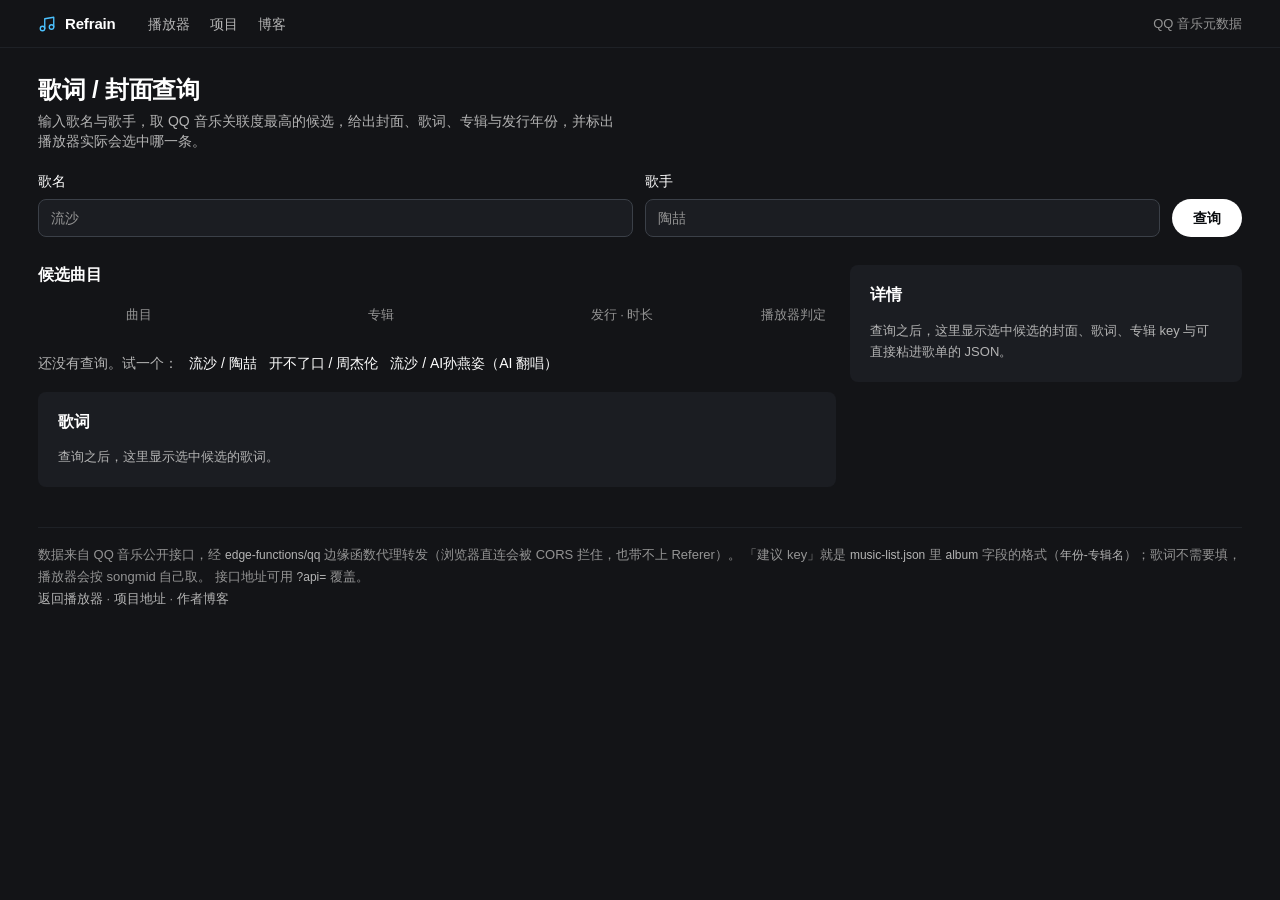
<file: tools/qq-lookup.html>
<!DOCTYPE html>
<html lang="zh-CN" data-theme="dark">
<head>
<meta charset="utf-8">
<meta name="viewport" content="width=device-width, initial-scale=1">
<meta name="color-scheme" content="dark">
<title>歌词 / 封面查询 · Refrain</title>
<meta name="description" content="输入歌名与歌手，从 QQ 音乐接口取关联度最高的候选，给出封面、歌词、专辑与发行年份，并标出 Refrain 播放器实际会选中哪一条。">
<link rel="icon" href="data:image/svg+xml,%3Csvg xmlns='http://www.w3.org/2000/svg' viewBox='0 0 24 24' fill='none' stroke='%234cc2ff' stroke-width='2' stroke-linecap='round' stroke-linejoin='round'%3E%3Cpath d='M9 18V5l12-2v13'/%3E%3Ccircle cx='6' cy='18' r='3'/%3E%3Ccircle cx='18' cy='16' r='3'/%3E%3C/svg%3E">
<style>
/* ============================================================
   Refrain · 歌词 / 封面查询
   tasteskill app sheet：true-black flat（seed 1677048570）· kind community · dark · shell「No sidebar」
   招式：只靠明度分层（ground → surface → raised），卡片不带边框也不带阴影；
        选中项靠文字变亮标记；主控件靠反白成立（白底黑字胶囊）。
   色板预算 ≤3%：#4cc2ff 只落在数据上（判定标记、专辑 key、链接、焦点），绝不碰按钮/标签/导航。
   品牌映射：Refrain 的 #17191f 偏蓝，本风格把 navy/slate 列为 off-style，
            故 ground 取同色相更中性的 #131417，accent 原样保留 #4cc2ff。
   栅格算术：6 × 189 + 5 × 14 = 1204（详情区）；列表 4 列 = 56 + 1fr + 168 + 132。
   ============================================================ */
:root {
  --ground: #131417;      /* 页面与顶栏共用一个底 */
  --surface: #1b1d22;     /* 卡片：比底亮一档 */
  --raised: #23262c;      /* 内嵌 well、hover、选中行 */
  --active: #23262c;
  --border: #262a31;      /* 只给控件与顶栏的 1px 线 */
  --rule: #1e2126;        /* 表格行线：比底亮 3-7% */
  --control: #3b4048;     /* 输入框与描边按钮：再强一档 */
  --text: #ffffff;
  --muted: #b4b4b4;       /* 次级文字，8.9:1 */
  --faint: #949494;       /* 元信息与占位符，5.6:1（两档灰相差 32 级，读得出是两档） */
  --accent: #4cc2ff;      /* 唯一的数据色 */
  --accent-tint: #14242e; /* 判定标记的深底（同色相暗调） */
  --primary: #ffffff; --primary-ink: #0b0d10;
  --negative: #e5566f; --pill-negative-bg: #2c1a20; --pill-negative-ink: #e5566f;

  --font: -apple-system, BlinkMacSystemFont, "Segoe UI", "PingFang SC", "Hiragino Sans GB", "Microsoft YaHei", sans-serif;
  --fs-title: 24px; --fs-object: 18px; --fs-section: 16px; --fs-body: 14px; --fs-sub: 13px; --fs-small: 12px;

  --col: 1204px;          /* 居中列宽（sheet: 1088-1208） */
  --gap: 14px;            /* 唯一间距，横竖同值 */
  --pad: 24px;
  --card-pad: 20px;
  --radius-card: 8px; --radius-control: 6px; --radius-art: 3px;  /* 封面是 artwork，2-3px */
  --control-height: 38px; --bar-height: 48px;
  /* 主从两栏：左 798 列表 + 右 392 详情栏（§3.4：右栏放「选中对象的详情」）。798 + 14 + 392 = 1204 */
  --list-w: 798px; --rail-w: 392px;
  --row-pitch: 76px;      /* 48px 封面 + 28（§7.1：带图两行行高 = 媒体高 + 24-32） */
  --ease-out: cubic-bezier(0.22, 1, 0.36, 1);
  --t-press: 120ms; --t-hover: 150ms; --t-ui: 200ms;
}

*, *::before, *::after { box-sizing: border-box; }
html { -webkit-text-size-adjust: 100%; text-size-adjust: 100%; }
body {
  margin: 0; background: var(--ground); color: var(--text);
  font: var(--fs-body)/20px var(--font); -webkit-font-smoothing: antialiased;
}
h1, h2, h3, p, dl, dd, figure { margin: 0; }
img, svg { display: block; max-width: 100%; }
button, input { font: inherit; color: inherit; }
a { color: inherit; text-decoration: none; }
:focus-visible { outline: 2px solid var(--accent); outline-offset: 2px; border-radius: 4px; }
.num, table, .kv { font-variant-numeric: tabular-nums; }
.sr-only { position: absolute; width: 1px; height: 1px; padding: 0; margin: -1px; overflow: hidden; clip: rect(0 0 0 0); white-space: nowrap; border: 0; }

/* ---------- 外壳：48px 顶栏 + 居中列，共用一条左右边 ---------- */
.bar {
  position: sticky; top: 0; z-index: 5; height: var(--bar-height);
  background: var(--ground); border-bottom: 1px solid var(--rule);  /* 内容有从下面滚过，给 1px 线 */
}
.bar-in, .col { width: min(var(--col), 100% - 48px); margin-inline: auto; }
.bar-in { height: 100%; display: flex; align-items: center; gap: 20px; }
.mark { display: flex; align-items: center; gap: 9px; font-size: 15px; font-weight: 600; letter-spacing: -0.01em; }
.mark svg { width: 18px; height: 18px; color: var(--accent); flex: none; }
.bar nav { display: flex; gap: 20px; margin-left: 12px; }
.bar nav a { font-size: var(--fs-body); font-weight: 500; color: var(--muted); transition: color var(--t-hover) ease; }
.bar nav a:hover { color: var(--text); }
.bar-end { margin-left: auto; font-size: var(--fs-sub); color: var(--faint); }

.col { padding-block: 28px 56px; }

/* ---------- 标题行 ---------- */
.title-row { margin-bottom: 20px; }
h1 { font-size: var(--fs-title); line-height: 1.2; font-weight: 600; letter-spacing: -0.01em; }
.finding { margin-top: 6px; font-size: var(--fs-body); line-height: 20px; color: var(--muted); max-width: 74ch; }
.finding b { font-weight: 500; color: var(--text); }
.finding .why { color: var(--faint); }

/* ---------- 查询表单：标签在字段上方，一行内控件同高 ---------- */
.query { display: flex; align-items: flex-end; gap: 12px; flex-wrap: wrap; margin-bottom: 28px; }
.field { display: grid; gap: 8px; }
.field label { font-size: var(--fs-body); font-weight: 500; }
.field.grow { flex: 1 1 260px; min-width: 0; }
.field.side { flex: 1 1 180px; min-width: 0; }
.input {
  height: var(--control-height); padding: 0 12px; width: 100%;
  border: 1px solid var(--control); border-radius: var(--radius-card);
  background: var(--surface); outline: none; transition: border-color var(--t-hover) ease;
}
.input::placeholder { color: var(--faint); }
.input:focus { border-color: var(--accent); }
.btn {
  display: inline-flex; align-items: center; justify-content: center; gap: 7px;
  height: var(--control-height); padding: 0 14px; flex: none;
  border: 1px solid var(--control); border-radius: var(--radius-control);
  background: var(--surface); font-size: var(--fs-body); font-weight: 500; cursor: pointer;
  transition: background-color var(--t-hover) ease, border-color var(--t-hover) ease, transform var(--t-press) var(--ease-out);
}
.btn:hover { background: var(--raised); }
.btn:active { transform: translateY(1px); }
.btn[disabled] { color: var(--faint); cursor: default; transform: none; }
/* 主控件靠反白成立，不靠品牌色 */
.btn.primary { background: var(--primary); color: var(--primary-ink); border-color: transparent; border-radius: 999px; padding: 0 20px; font-weight: 600; }
.btn.primary:hover { background: #e8e8e8; }
.btn.sm { height: 30px; padding: 0 10px; font-size: var(--fs-sub); }
.btn.link { border-color: transparent; background: none; padding: 0; height: auto; color: var(--text); font-weight: 500; text-underline-offset: 3px; }
.btn.link:hover { text-decoration: underline; background: none; }

/* ---------- 区块标题行 ---------- */
.sec-head { display: flex; align-items: baseline; gap: 14px; margin-bottom: 12px; flex-wrap: wrap; }
.sec-head h2 { font-size: var(--fs-section); line-height: 1.3; font-weight: 600; }
.sec-head .meta { font-size: var(--fs-sub); color: var(--faint); }
.sec-head .right { margin-left: auto; display: flex; align-items: baseline; gap: 12px; }

/* ---------- 主从两栏：左列候选表 + 歌词，右栏选中项的详情（跨两行） ----------
   列宽算术：68 + 210 + 150 + 116 + 150 + 5×20（格内边距）= 794 ≤ 798；798 + 14 + 392 = 1204 */
.panes { display: grid; grid-template-columns: minmax(0, var(--list-w)) var(--rail-w); gap: var(--gap); align-items: start; }
.list-sec { grid-column: 1; grid-row: 1; min-width: 0; }
#lyric-panel { grid-column: 1; grid-row: 2; }
.detail { grid-column: 2; grid-row: 1 / span 2; }

/* ---------- 候选表：不套卡片，直接坐在页面底上 ---------- */
.table-wrap { overflow-x: auto; }
table { width: 100%; border-collapse: collapse; }
caption { caption-side: top; text-align: left; }
/* 表头 12-13px 灰字、句式大小写、无底色、底下不划线 */
th {
  height: 34px; padding: 0 10px; text-align: left; white-space: nowrap;
  font-size: var(--fs-sub); font-weight: 400; color: var(--faint);
}
th.n { text-align: right; }
td { padding: 14px 10px; border-bottom: 1px solid var(--rule); vertical-align: middle; }
tbody tr { cursor: pointer; transition: background-color var(--t-hover) ease; }
/* 行到达：查询结果落地时逐行浮起，间隔 60ms；reduced-motion 下全局关掉 */
tbody tr { animation: rowIn .26s var(--ease-out) both; animation-delay: calc(var(--i, 0) * 60ms); }
@keyframes rowIn { from { opacity: 0; transform: translateY(8px); } }
tbody tr:last-child td { border-bottom: 0; }
/* 驱动详情面板的列表：选中行拿 --active 填充，不与 hover、焦点环混淆 */
tbody tr[aria-selected="true"] td { background: var(--active); }
tbody tr:hover td { background: var(--raised); }
tbody tr[aria-selected="true"]:hover td { background: var(--active); }
.c-cover { width: 68px; padding-right: 0; }
.cover {
  width: 48px; height: 48px; border-radius: var(--radius-art); object-fit: cover;
  background: var(--raised);  /* 无封面时的底色，占位符靠明度分层，不用渐变 */
}
.cover-slot { width: 48px; height: 48px; border-radius: var(--radius-art); background: var(--raised); display: grid; place-items: center; color: var(--faint); }
.cover-slot svg { width: 18px; height: 18px; }
.c-id { width: 210px; min-width: 0; }
.c-id .t { display: block; font-size: var(--fs-body); font-weight: 500; overflow: hidden; text-overflow: ellipsis; white-space: nowrap; }
.c-id .sub { display: block; margin-top: 3px; font-size: var(--fs-sub); color: var(--muted); overflow: hidden; text-overflow: ellipsis; white-space: nowrap; }
/* 专辑单独一列：同名曲目的区别就在专辑上，不能让它藏在副行里 */
.c-album { width: 150px; }
.c-album .t { display: block; font-size: var(--fs-sub); color: var(--muted); overflow: hidden; text-overflow: ellipsis; white-space: nowrap; }
.c-when { width: 116px; text-align: right; }
.c-when .t { display: block; font-size: var(--fs-sub); color: var(--muted); }
.c-when .sub { display: block; margin-top: 3px; font-size: var(--fs-small); color: var(--faint); }
.c-mark { width: 150px; text-align: right; }
/* 一行只有一个状态标记：浅底 + 同色相文字 */
.pill {
  display: inline-flex; align-items: center; gap: 6px; height: 22px; padding: 0 9px;
  border-radius: 999px; font-size: var(--fs-small); font-weight: 500; white-space: nowrap;
  background: var(--accent-tint); color: var(--accent);
}
.pill.off { background: var(--raised); color: var(--faint); }
.dash { color: var(--faint); }

/* ---------- 首屏未查询 / 空 / 错误：都保留框与表头 ---------- */
.notice { padding: 20px 0 4px; font-size: var(--fs-body); color: var(--muted); }
.notice .btn { margin-left: 10px; }
.notice.bad { color: var(--pill-negative-ink); }
/* 载入中：最终版式 + 真实尺寸的灰条，不做微光，不落数据时不跳版 */
.skeleton { background: var(--raised); border-radius: 4px; }
.sk-line { height: 14px; }

/* ---------- 详情：右栏里逐块堆叠（栏宽固定，不再分栏） ---------- */
.detail { display: grid; gap: var(--gap); align-content: start; min-width: 0; }
.obj {
  display: flex; align-items: center; gap: 14px; flex-wrap: wrap; min-height: 88px; padding: 14px;
  background: var(--surface); border-radius: var(--radius-card);
}
.obj .cover, .obj .cover-slot, .obj .cover-btn { width: 62px; height: 62px; flex: none; }
.obj .cover-slot svg { width: 22px; height: 22px; }
.obj-id { min-width: 0; flex: 1; }
.obj-id h2 { font-size: var(--fs-object); line-height: 1.3; font-weight: 600; overflow: hidden; text-overflow: ellipsis; white-space: nowrap; }
.obj-id .meta { margin-top: 4px; font-size: var(--fs-sub); color: var(--muted); overflow: hidden; text-overflow: ellipsis; white-space: nowrap; }
/* 窄栏里动作占满整行（两列等宽），不挤封面与标题：三项复制 + 下载封面 */
.obj-acts { display: grid; grid-template-columns: 1fr 1fr; gap: 8px; width: 100%; }
.obj-acts .btn { padding-inline: 8px; }
/* 封面尺寸 chips：即时切换预览/下载/复制/JSON 的档位；选中靠反白，不占用只给数据的品牌色 */
.size-row { display: flex; align-items: center; gap: 6px; flex-wrap: wrap; width: 100%; }
.size-label { font-size: var(--fs-small); color: var(--faint); margin-right: 2px; }
.size-chip { height: 26px; padding: 0 9px; font-size: var(--fs-small); font-variant-numeric: tabular-nums; }
.size-chip[aria-pressed="true"] { background: var(--primary); color: var(--primary-ink); border-color: transparent; }
.viewer .size-row { justify-content: center; width: auto; }

.panel { background: var(--surface); border-radius: var(--radius-card); padding: var(--card-pad); min-width: 0; }
.panel > header { display: flex; align-items: baseline; gap: 12px; margin-bottom: 14px; }
.panel h3 { font-size: var(--fs-section); line-height: 1.3; font-weight: 600; }
.panel .meta { font-size: var(--fs-small); color: var(--faint); }
.panel > header > .btn, .panel > header .hacts { margin-left: auto; }
.panel > header .hacts { display: flex; gap: 8px; }
/* 内嵌 well：再亮一档，无边框；代码块自己横滚，不让长 URL 撑宽栏 */
.well { background: var(--raised); border-radius: var(--radius-card); padding: 14px; overflow: auto; }
.well.code { max-height: 172px; }
.well.code pre { white-space: pre-wrap; overflow-wrap: anywhere; word-break: normal; }
.well pre { margin: 0; font: var(--fs-sub)/22px var(--font); color: var(--muted); white-space: pre-wrap; word-break: break-word; }
.well pre::-webkit-scrollbar { width: 8px; height: 8px; }
.well pre::-webkit-scrollbar-thumb { background: var(--control); border-radius: 4px; }
/* 键值 well：32px 行，标签左、值右 */
.kv { display: grid; }
.kv > div { display: flex; align-items: baseline; gap: 12px; min-height: 32px; }
.kv dt { font-size: var(--fs-sub); color: var(--faint); flex: none; }
.kv dd { margin-left: auto; font-size: var(--fs-sub); text-align: right; min-width: 0; overflow: hidden; text-overflow: ellipsis; white-space: nowrap; }
.kv dd code { font: var(--fs-sub)/20px var(--font); color: var(--muted); }
.kv dd .acc { color: var(--accent); }
.well.lyric { max-height: 372px; }
/* 歌词是短行文本：well 收到阅读宽度，余下的是面板自身的底，不是页面的洞 */
.well.lyric pre { max-width: 660px; font-size: 15px; line-height: 26px; color: var(--text); }
.why-line { margin-top: 12px; font-size: var(--fs-sub); line-height: 20px; color: var(--muted); }
.why-line b { font-weight: 500; color: var(--text); }
.why { font-size: var(--fs-sub); line-height: 21px; color: var(--muted); }
.why b { font-weight: 500; color: var(--text); }
.why + .why { margin-top: 10px; }
.links { display: grid; gap: 10px; }
.links a { font-size: var(--fs-sub); color: var(--muted); text-underline-offset: 3px; overflow: hidden; text-overflow: ellipsis; white-space: nowrap; transition: color var(--t-hover) ease; }
.links a:hover { color: var(--text); text-decoration: underline; }

/* ---------- 封面可放大：按钮不额外画框，靠 cursor 与悬停压暗提示 ---------- */
.cover-btn { display: block; padding: 0; border: 0; background: none; border-radius: var(--radius-art); cursor: zoom-in; }
.cover-btn:hover .cover { opacity: .78; }
/* ---------- 大图预览：真浮层（非玻璃），靠压暗的底与亮起的图分层 ---------- */
.viewer { position: fixed; inset: 0; z-index: 20; display: grid; place-items: center; padding: 24px; background: rgba(9, 10, 12, .94); }
.viewer-in { display: grid; gap: 14px; justify-items: center; max-width: 100%; }
.viewer img { width: min(520px, 86vw, 62vh); aspect-ratio: 1 / 1; object-fit: contain; border-radius: var(--radius-art); background: var(--raised); }
.viewer-cap { font-size: var(--fs-sub); line-height: 20px; color: var(--muted); text-align: center; }
.viewer-acts { display: flex; gap: 8px; flex-wrap: wrap; justify-content: center; }
body.viewer-open { overflow: hidden; }

footer { margin-top: 40px; padding-top: 16px; border-top: 1px solid var(--rule); font-size: var(--fs-sub); line-height: 22px; color: var(--faint); }
footer a { color: var(--muted); text-underline-offset: 3px; }
footer a:hover { color: var(--text); text-decoration: underline; }
footer code { font: var(--fs-small)/20px var(--font); color: var(--muted); }

/* ---------- 平板以下：两栏堆叠，顶栏收窄 ---------- */
@media (max-width: 1100px) {
  .panes { grid-template-columns: minmax(0, 1fr); }
  .list-sec, #lyric-panel, .detail { grid-column: 1; grid-row: auto; }
  /* 手机上顺序：候选 → 选中项详情 → 歌词 */
  .list-sec { order: 1; }
  .detail { order: 2; }
  #lyric-panel { order: 3; }
}
@media (max-width: 900px) {
  .bar-in, .col { width: min(var(--col), 100% - 32px); }
  .bar nav { gap: 14px; margin-left: 8px; }
  .bar-end { display: none; }
  .col { padding-block: 22px 40px; }
}
@media (max-width: 640px) {
  h1 { font-size: 20px; }
  .bar nav a.extra { display: none; }   /* 只留最相关的「播放器」，其余在页脚 */
  .query { gap: 16px; }
  .field.grow, .field.side { flex: 1 1 100%; }
  .btn.primary { width: 100%; }
  /* 表格 → 两行条目：封面 + 曲目 + 发行时长在第一行，判定在第二行，字段一个不丢 */
  thead { display: none; }
  tbody tr {
    display: grid; grid-template-columns: 48px minmax(0, 1fr) auto;
    column-gap: 12px; row-gap: 6px; align-items: center; padding: 12px 0;
    border-bottom: 1px solid var(--rule);
  }
  tbody tr:last-child { border-bottom: 0; }
  td { padding: 0; border: 0; }
  td.c-cover { grid-column: 1; grid-row: 1 / span 2; width: auto; }
  td.c-id { grid-column: 2; grid-row: 1; min-width: 0; width: auto; }
  td.c-album { grid-column: 2; grid-row: 2; width: auto; }
  td.c-when { grid-column: 3; grid-row: 1; width: auto; text-align: right; }
  td.c-when .sub { display: none; }
  td.c-mark { grid-column: 3; grid-row: 2; width: auto; }
  .c-id .t { white-space: normal; }
  /* 触控目标 44px；选中/悬停的底色落在整行，不是一格 */
  .input, .btn.primary { height: 44px; }
  tbody tr[aria-selected="true"] td, tbody tr:hover td { background: none; }
  tbody tr[aria-selected="true"] { background: var(--active); }
  tbody tr:hover { background: var(--raised); }
}
@media (prefers-reduced-motion: reduce) {
  *, *::before, *::after { transition-duration: 0.01ms !important; animation: none !important; }
}
</style>
</head>
<body>

<header class="bar">
  <div class="bar-in">
    <span class="mark">
      <svg viewBox="0 0 24 24" fill="none" stroke="currentColor" stroke-width="1.8" stroke-linecap="round" stroke-linejoin="round" aria-hidden="true"><path d="M9 18V5l12-2v13"/><circle cx="6" cy="18" r="3"/><circle cx="18" cy="16" r="3"/></svg>
      Refrain
    </span>
    <nav aria-label="相关页面">
      <a href="../index.html">播放器</a>
      <a class="extra" href="https://github.com/lololowe/Refrain-Music" rel="noopener">项目</a>
      <a class="extra" href="https://blog.lololowe.com/" rel="noopener">博客</a>
    </nav>
    <span class="bar-end">QQ 音乐元数据</span>
  </div>
</header>

<main class="col">
  <div class="title-row">
    <h1>歌词 / 封面查询</h1>
    <p class="finding" id="finding">输入歌名与歌手，取 QQ 音乐关联度最高的候选，给出封面、歌词、专辑与发行年份，并标出播放器实际会选中哪一条。</p>
  </div>

  <form class="query" id="form" autocomplete="off">
    <div class="field grow">
      <label for="q-name">歌名</label>
      <input class="input" type="text" id="q-name" placeholder="流沙" required>
    </div>
    <div class="field side">
      <label for="q-artist">歌手</label>
      <input class="input" type="text" id="q-artist" placeholder="陶喆">
    </div>
    <button class="btn primary" type="submit" id="go">查询</button>
  </form>

  <div class="panes">
    <section class="list-sec" aria-labelledby="list-title">
      <div class="sec-head">
        <h2 id="list-title">候选曲目</h2>
        <span class="meta" id="count"></span>
        <span class="right" id="list-tools"></span>
      </div>
      <div class="table-wrap">
        <table id="table">
          <thead>
            <tr>
              <th class="c-cover"><span class="sr-only">封面</span></th>
              <th class="c-id">曲目</th>
              <th class="c-album">专辑</th>
              <th class="c-when n">发行 · 时长</th>
              <th class="c-mark n">播放器判定</th>
            </tr>
          </thead>
          <tbody id="rows"></tbody>
        </table>
      </div>
      <div id="list-note"></div>
    </section>

    <section class="panel" id="lyric-panel" aria-live="polite"></section>

    <section class="detail" id="detail" aria-live="polite"></section>
  </div>

  <footer>
    数据来自 QQ 音乐公开接口，经 <code>edge-functions/qq</code> 边缘函数代理转发（浏览器直连会被 CORS 拦住，也带不上 Referer）。
    「建议 key」就是 <code>music-list.json</code> 里 <code>album</code> 字段的格式（<code>年份-专辑名</code>）；歌词不需要填，播放器会按 songmid 自己取。
    接口地址可用 <code>?api=</code> 覆盖。<br>
    <a href="../index.html">返回播放器</a> ·
    <a href="https://github.com/lololowe/Refrain-Music" rel="noopener">项目地址</a> ·
    <a href="https://blog.lololowe.com/" rel="noopener">作者博客</a>
  </footer>
</main>

<script>
(function () {
  'use strict';

  var API = new URLSearchParams(location.search).get('api') || 'https://music.lololowe.com/qq';
  // QQ 封面 CDN 实测有效的正方形尺寸只有这 6 档（其余数字 404）；800 是播放器自动识别用的档位
  var SIZES = [150, 300, 500, 800, 1200, 1500];
  var COVER_TPL = 'https://y.gtimg.cn/music/photo_new/T002R{s}x{s}M000%s.jpg';
  var THUMB = 150;   // 表内与详情缩略图固定小图：显示只有 48/62px，不跟着所选档位白拉大图
  var LIMIT = 5;
  // 缺失值的灰破折号（不是零，是「没有这项」）：全页只在这一处写字面量
  var DASH = '—';

  var form = document.getElementById('form');
  var nameInput = document.getElementById('q-name');
  var artistInput = document.getElementById('q-artist');
  var goBtn = document.getElementById('go');
  var findingEl = document.getElementById('finding');
  var countEl = document.getElementById('count');
  var toolsEl = document.getElementById('list-tools');
  var rowsEl = document.getElementById('rows');
  var noteEl = document.getElementById('list-note');
  var detailEl = document.getElementById('detail');

  var state = { all: [], shown: [], pickedAlbum: -1, pickedLyric: -1, sel: -1, lyric: {}, query: '', size: 800 };
  // 记住上次选的封面尺寸（file:// 下 localStorage 可能禁用，失败就静默用默认 800）
  try {
    var savedSize = +localStorage.getItem('refrain.coverSize');
    if (SIZES.indexOf(savedSize) >= 0) state.size = savedSize;
  } catch (e) {}

  /* ---------- 工具 ---------- */
  function esc(s) {
    return String(s == null ? '' : s).replace(/[&<>"']/g, function (c) {
      return { '&': '&amp;', '<': '&lt;', '>': '&gt;', '"': '&quot;', "'": '&#39;' }[c];
    });
  }
  function fmtTime(sec) {
    sec = Math.max(0, Math.floor(+sec || 0));
    var m = Math.floor(sec / 60), s = sec % 60;
    return m + ':' + (s < 10 ? '0' : '') + s;
  }
  function yearOf(tp) { var m = /^(\d{4})/.exec(String(tp || '')); return m ? m[1] : ''; }
  function albumKey(it) {
    if (!it.albumname) return '';
    var y = yearOf(it.time_public);
    return (y ? y + '-' : '') + it.albumname;
  }
  function singers(it) {
    return (it.singer || []).map(function (s) { return s && s.name; }).filter(Boolean).join(' / ');
  }
  function coverAt(it, s) { return it && it.albummid ? COVER_TPL.replace(/\{s\}/g, s).replace('%s', it.albummid) : ''; }
  function coverURL(it) { return coverAt(it, THUMB); }      // 页内缩略图
  function coverBig(it) { return coverAt(it, state.size); }  // 当前所选尺寸：预览 / 下载 / 复制 / JSON 片段都读它
  function b64Utf8(s) {
    if (!s) return '';
    try { return new TextDecoder('utf-8').decode(Uint8Array.from(atob(s), function (c) { return c.charCodeAt(0); })); }
    catch (e) { return ''; }
  }
  // 与播放器同一套校验：只认带时间轴的 LRC
  function isLrc(t) { return /\[\d{1,3}:\d{1,2}[.:]\d{1,3}\]/.test(t); }
  function getJSON(q) {
    return fetch(API + '?' + q).then(function (r) {
      if (!r.ok) throw new Error('代理返回 ' + r.status);
      return r.json();
    });
  }

  /* ---------- 复刻播放器的选曲逻辑（js/localEngine.js 的 qqNormName / qqPick） ----------
     这是本页唯一独有的元素：把「播放器会选哪一条、为什么」显式画出来。
     两份实现必须同步改，否则这里的判定就不再等于播放器的行为。 */
  var ALT_ALBUM = /(live|concert|演唱会|巡演|tour|精选|best of|greatest|hits|典藏|伴奏|karaoke|instrumental)/i;
  function normName(s) {
    return String(s || '').replace(/[(（][^)）]*[)）]/g, '').replace(/：/g, ':').replace(/\s+/g, '').toLowerCase();
  }
  function pick(list, song, need) {
    var want = normName(song.name);
    var artists = String(song.artist || '').split(/[、，,]/).map(function (s) { return s.trim().toLowerCase(); }).filter(Boolean);
    var studio = [], alt = [];
    for (var i = 0; i < list.length; i++) {
      var it = list[i];
      if (!it || normName(it.songname) !== want) continue;
      if (need && !it[need]) continue;
      (ALT_ALBUM.test(String(it.albumname || '')) ? alt : studio).push({ it: it, i: i });
    }
    function hit(pool, live) {
      for (var k = 0; k < pool.length; k++) {
        var sg = (pool[k].it.singer || []).map(function (s) { return String(s.name || '').trim().toLowerCase(); });
        if (artists.some(function (a) { return sg.indexOf(a) >= 0; })) {
          return { i: pool[k].i, why: '歌手命中' + (live ? '，但是 live / 精选版本' : '，录音室版本') };
        }
      }
      return null;
    }
    var r = hit(studio, false) || hit(alt, true);
    if (r) return r;
    if (studio.length) return { i: studio[0].i, why: '歌手对不上，退回第一条同名录音室结果' };
    if (alt.length) return { i: alt[0].i, why: '歌手对不上，且只有 live / 精选版本' };
    return null;
  }
  // 被跳过的原因：缺字段（AI / 翻唱条目常见）或歌名归一化后不相等
  function skipReason(it, song, need) {
    if (normName(it.songname) !== normName(song.name)) return '歌名不一致';
    if (need && !it[need]) return '缺 ' + need;
    return '';
  }

  /* ---------- 渲染：候选表 ---------- */
  function coverCell(it, i) {
    if (!it.albummid) {
      return '<span class="cover-slot" title="这条没有 albummid，取不到封面">' +
        '<svg viewBox="0 0 24 24" fill="none" stroke="currentColor" stroke-width="1.6" stroke-linecap="round" stroke-linejoin="round" aria-hidden="true"><path d="M9 18V5l12-2v13"/><circle cx="6" cy="18" r="3"/><circle cx="18" cy="16" r="3"/></svg></span>';
    }
    // 封面本身就是入口：点下去放大预览（表内那一行同时选中）
    return '<button class="cover-btn" type="button" data-view="' + i + '" title="点击放大封面" aria-label="放大封面：' + esc(it.songname || '') + '">' +
      '<img class="cover" src="' + esc(coverURL(it)) + '" alt="" loading="lazy"></button>';
  }

  function rowHTML(it, i) {
    var marks = [];
    if (i === state.pickedAlbum && i === state.pickedLyric) marks.push('封面 / 专辑 / 歌词');
    else {
      if (i === state.pickedAlbum) marks.push('封面 / 专辑');
      if (i === state.pickedLyric) marks.push('歌词');
    }
    return '<tr data-i="' + i + '" style="--i:' + i + '" tabindex="0" role="button" aria-selected="' + (i === state.sel) + '"' +
      (i === state.pickedAlbum || i === state.pickedLyric ? ' class="picked"' : '') + '>' +
      '<td class="c-cover">' + coverCell(it, i) + '</td>' +
      '<td class="c-id"><span class="t">' + esc(it.songname) + '</span>' +
        '<span class="sub">' + esc(singers(it) || DASH) + '</span></td>' +
      '<td class="c-album"><span class="t">' + esc(it.albumname || DASH) + '</span></td>' +
      '<td class="c-when n"><span class="t num">' + esc(it.time_public || DASH) + '</span>' +
        '<span class="sub num">' + (it.interval ? fmtTime(it.interval) : DASH) + '</span></td>' +
      '<td class="c-mark n">' + (marks.length ? '<span class="pill">' + marks.join(' · ') + '</span>' : '<span class="pill off">' + esc(skipReason(it, { name: state.queryName, artist: state.queryArtist }, 'albummid') || '未选中') + '</span>') + '</td>' +
      '</tr>';
  }

  function renderRows() {
    rowsEl.innerHTML = state.shown.map(rowHTML).join('');
  }

  function skeleton() {
    var out = '';
    for (var i = 0; i < LIMIT; i++) {
      out += '<tr aria-hidden="true">' +
        '<td class="c-cover"><span class="cover-slot skeleton"></span></td>' +
        '<td class="c-id"><span class="skeleton sk-line" style="display:block;width:38%"></span><span class="skeleton sk-line" style="display:block;width:56%;height:12px;margin-top:7px"></span></td>' +
        '<td class="c-album"><span class="skeleton sk-line" style="display:block;width:70%"></span></td>' +
        '<td class="c-when n"><span class="skeleton sk-line" style="display:block;width:70%;margin-left:auto"></span></td>' +
        '<td class="c-mark n"></td></tr>';
    }
    rowsEl.innerHTML = out;
    // 右栏也给出最终版式的灰条，数据落地时不跳版
    detailEl.innerHTML = '<div class="obj"><span class="cover-slot skeleton"></span>' +
      '<div class="obj-id"><span class="skeleton sk-line" style="display:block;width:120px;height:18px"></span>' +
      '<span class="skeleton sk-line" style="display:block;width:180px;height:12px;margin-top:8px"></span></div></div>' +
      '<div class="panel"><span class="skeleton sk-line" style="display:block;width:40%"></span>' +
      '<span class="skeleton sk-line" style="display:block;width:88%;margin-top:12px"></span>' +
      '<span class="skeleton sk-line" style="display:block;width:64%;margin-top:8px"></span></div>';
    lyricPlaceholder('');
  }

  // 歌词面板空的时候也保留框（§11）
  function lyricPlaceholder(text) {
    var p = document.getElementById('lyric-panel');
    if (!p) return;
    p.innerHTML = '<header><h3>歌词</h3></header>' +
      (text === '' ? '<span class="skeleton sk-line" style="display:block;width:52%"></span>' +
        '<span class="skeleton sk-line" style="display:block;width:74%;margin-top:10px"></span>' +
        '<span class="skeleton sk-line" style="display:block;width:66%;margin-top:10px"></span>'
        : '<p class="why">' + text + '</p>');
  }

  // 右栏空的时候也保留框：一句话说明这里将出现什么（§11 首次运行）
  function railPlaceholder(text) {
    detailEl.innerHTML = '<div class="panel"><header><h3>详情</h3></header><p class="why">' + text + '</p></div>';
  }

  /* ---------- 渲染：详情 ---------- */
  // 封面尺寸 chips：即时切换，预览 / 下载 / 复制 / JSON 片段一起改读所选档位；选中靠反白（与主控件同一语言）
  function sizeChipsHTML() {
    return '<div class="size-row" role="group" aria-label="封面尺寸">' +
      '<span class="size-label">封面尺寸</span>' +
      SIZES.map(function (s) {
        return '<button class="btn sm size-chip" type="button" data-size="' + s + '" aria-pressed="' + (s === state.size) + '">' + s + '</button>';
      }).join('') + '</div>';
  }

  function jsonSnippet(it) {
    var o = {
      name: it.songname || '',
      artist: (it.singer || []).map(function (s) { return s && s.name; }).filter(Boolean).join('、'),
      url: '',
      cover: coverBig(it)
    };
    var k = albumKey(it);
    if (k) o.album = k;
    return JSON.stringify(o, null, 2);
  }

  function lyricHTML(it, i) {
    var l = state.lyric[i];
    if (l === undefined) return '<p class="meta">加载中…</p>';
    if (l === null) return '<p class="meta">歌词获取失败。</p>';
    if (!l.text) return '<p class="meta">接口没返回歌词。</p>';
    var lines = l.text.split('\n').length;
    var head = '<header><h3>歌词</h3><span class="meta">' + (l.lrc ? 'LRC' : '非 LRC，播放器不采用') + ' · ' + lines + ' 行</span>' +
      '<div class="hacts">' +
      '<button class="btn sm" type="button" data-copy="lrc" data-i="' + i + '">复制</button>' +
      '<button class="btn sm" type="button" data-dl="lrc" data-i="' + i + '">下载 ' + (l.lrc ? '.lrc' : '.txt') + '</button>' +
      '</div></header>';
    var warn = l.lrc ? '' : '<p class="why-line">返回的不是带时间轴的 LRC，播放器不会采用，内容仍可查看。</p>';
    return head + '<div class="well lyric"><pre>' + esc(l.text) + '</pre></div>' + warn;
  }

  function renderDetail() {
    var it = state.shown[state.sel];
    if (!it) { railPlaceholder('选中左边一条候选，这里显示它的封面、歌词与可复制的字段。'); return; }
    var i = state.sel;
    var key = albumKey(it);
    var isAlbumPick = i === state.pickedAlbum, isLyricPick = i === state.pickedLyric;
    var why = [];
    var reasonAlbum = isAlbumPick ? state.whyAlbum : '';
    var reasonLyric = isLyricPick ? state.whyLyric : '';
    // 两条理由相同时合并成一行，同一句话不在一屏上出现两次
    if (reasonAlbum && reasonAlbum === reasonLyric) why.push('<b>封面 / 专辑 / 歌词</b>：' + esc(reasonAlbum));
    else {
      if (reasonAlbum) why.push('<b>封面 / 专辑</b>：' + esc(reasonAlbum));
      if (reasonLyric) why.push('<b>歌词</b>：' + esc(reasonLyric));
    }
    if (!why.length) why.push('播放器不会选这条（' + esc(skipReason(it, { name: state.queryName, artist: state.queryArtist }, 'albummid') || '同名但歌手对不上，且前面已有更合适的候选') + '）');

    // 右栏逐块堆叠：对象头卡 → 判定（本页的招牌元素）→ 要带走的 JSON → 歌词 → 字段 → 源头链接
    detailEl.innerHTML =
      '<div class="obj">' +
        coverCell(it, i) +
        '<div class="obj-id"><h2>' + esc(it.songname) + '</h2>' +
          '<p class="meta">' + esc(singers(it) || DASH) + (it.albumname ? ' · ' + esc(it.albumname) : '') +
          (it.time_public ? ' · ' + esc(it.time_public) : '') + (it.interval ? ' · ' + fmtTime(it.interval) : '') + '</p></div>' +
        '<div class="obj-acts">' +
          '<button class="btn sm" type="button" data-copy="key" data-i="' + i + '"' + (key ? '' : ' disabled') + '>复制专辑 key</button>' +
          '<button class="btn sm" type="button" data-copy="cover" data-i="' + i + '"' + (it.albummid ? '' : ' disabled') + '>复制封面地址</button>' +
          '<button class="btn sm" type="button" data-dl="cover" data-i="' + i + '"' + (it.albummid ? '' : ' disabled') + '>下载封面</button>' +
          '<button class="btn sm" type="button" data-copy="json" data-i="' + i + '">复制 JSON</button>' +
        '</div>' +
        sizeChipsHTML() +
      '</div>' +
      '<div class="panel">' +
        '<header><h3>播放器判定</h3></header>' +
        why.map(function (w) { return '<p class="why">' + w + '</p>'; }).join('') +
      '</div>' +
      '<div class="panel">' +
        '<header><h3>music-list.json 片段</h3>' +
        '<div class="hacts"><button class="btn sm" type="button" data-copy="json" data-i="' + i + '">复制</button></div></header>' +
        '<div class="well code"><pre><code>' + esc(jsonSnippet(it)) + '</code></pre></div>' +
        '<p class="why-line">url 自己补；lrc 不需要填，播放器会按 songmid 自己取；封面地址用当前选中的尺寸。</p>' +
      '</div>' +
      '<div class="panel">' +
        '<header><h3>字段</h3></header>' +
        '<dl class="kv">' +
          '<div><dt>建议 key</dt><dd>' + (key ? '<span class="acc">' + esc(key) + '</span>' : '<span class="dash">' + DASH + '</span>') + '</dd></div>' +
          '<div><dt>发行</dt><dd class="num">' + esc(it.time_public || DASH) + '</dd></div>' +
          '<div><dt>时长</dt><dd class="num">' + (it.interval ? fmtTime(it.interval) : DASH) + '</dd></div>' +
          '<div><dt>songmid</dt><dd><code title="' + esc(it.songmid || '') + '">' + esc(String(it.songmid || DASH).slice(0, 8)) + (it.songmid && it.songmid.length > 8 ? '…' : '') + '</code></dd></div>' +
          '<div><dt>albummid</dt><dd><code title="' + esc(it.albummid || '') + '">' + esc(String(it.albummid || DASH).slice(0, 8)) + (it.albummid && it.albummid.length > 8 ? '…' : '') + '</code></dd></div>' +
        '</dl>' +
      '</div>' +
      '<div class="panel">' +
        '<header><h3>到源头核对</h3></header>' +
        '<div class="links">' +
          (it.songmid ? '<a href="https://y.qq.com/n/ryqq/songDetail/' + esc(it.songmid) + '" target="_blank" rel="noopener">QQ 音乐：这首歌</a>' : '') +
          (it.albummid ? '<a href="https://y.qq.com/n/ryqq/albumDetail/' + esc(it.albummid) + '" target="_blank" rel="noopener">QQ 音乐：这张专辑</a>' : '') +
          (!it.songmid && !it.albummid ? '<p class="why">这条没有 mid，无法到源头核对。</p>' : '') +
        '</div>' +
      '</div>';
  }

  function renderLyricPanel() {
    var p = document.getElementById('lyric-panel');
    if (p) p.innerHTML = lyricHTML(state.shown[state.sel], state.sel);
  }

  /* ---------- 歌词：逐条拉取，各自失败互不影响 ---------- */
  function loadLyric(i) {
    var it = state.shown[i];
    if (!it) return;
    if (!it.songmid) { state.lyric[i] = { text: '', lrc: false }; if (i === state.sel) renderLyricPanel(); return; }
    getJSON('act=lyric&songmid=' + encodeURIComponent(it.songmid)).then(function (j) {
      var text = b64Utf8(j && j.lyric);
      var trans = b64Utf8(j && j.trans);
      // raw 是干净的歌词文件内容（下载用它）；text 只给页面看，翻译附在后头
      state.lyric[i] = { raw: text, trans: trans, text: text ? text + (trans ? '\n\n翻译\n' + trans : '') : '', lrc: isLrc(text) };
    }).catch(function () { state.lyric[i] = null; })
      .then(function () { if (i === state.sel) renderLyricPanel(); });
  }

  /* ---------- 查询 ---------- */
  function select(i, scroll) {
    state.sel = i;
    Array.prototype.forEach.call(rowsEl.querySelectorAll('tr[data-i]'), function (tr) {
      tr.setAttribute('aria-selected', String(+tr.getAttribute('data-i') === i));
    });
    renderDetail();
    if (state.lyric[i] === undefined) loadLyric(i);
    if (scroll && window.innerWidth <= 1100) detailEl.scrollIntoView({ behavior: 'smooth', block: 'start' });
  }

  function setFinding(html) { findingEl.innerHTML = html; }

  function afterSearch() {
    var song = { name: state.queryName, artist: state.queryArtist };
    var pa = pick(state.shown, song, 'albummid');
    var pl = pick(state.shown, song, 'songmid');
    state.pickedAlbum = pa ? pa.i : -1;
    state.pickedLyric = pl ? pl.i : -1;
    state.whyAlbum = pa ? pa.why : '';
    state.whyLyric = pl ? pl.why : '';
    // 首屏那一句就是本页的「发现」：播放器实际会选哪条、为什么
    if (pa) {
      var k = albumKey(state.shown[pa.i]);
      // 标题下只说「选第几条」，理由留在右栏的判定卡里，同一句话不在一屏上出现两次
      setFinding('播放器会选第 ' + (pa.i + 1) + ' 条：<b>' + esc(k || state.shown[pa.i].songname) + '</b>' +
        (pl && pl.i !== pa.i ? ' <span class="why">· 歌词取第 ' + (pl.i + 1) + ' 条，与封面不是同一条</span>' : ''));
    } else {
      setFinding('这 ' + state.shown.length + ' 条里没有一条能被播放器采用 <span class="why">（歌名归一化后都不相等，或缺 albummid）</span>');
    }
    countEl.textContent = '共 ' + state.all.length + ' 条，显示前 ' + state.shown.length + ' 条';
    toolsEl.innerHTML = state.all.length > state.shown.length
      ? '<button class="btn link" type="button" id="show-all">显示全部 ' + state.all.length + ' 条</button>' : '';
    var sa = document.getElementById('show-all');
    if (sa) sa.addEventListener('click', function () {
      state.shown = state.all.slice();
      afterSearchKeepSel();
    });
    renderRows();
    select(pa ? pa.i : 0, false);
  }

  // 「显示全部」后重算判定，但保持当前选中项
  function afterSearchKeepSel() {
    var keep = state.sel;
    afterSearch();
    if (keep >= 0 && keep < state.shown.length) select(keep, false);
  }

  function doSearch(name, artist) {
    state.queryName = name; state.queryArtist = artist;
    state.query = (name + ' ' + artist).trim();
    state.lyric = {};
    goBtn.disabled = true;
    noteEl.innerHTML = '';
    countEl.textContent = '查询中';
    toolsEl.innerHTML = '';
    setFinding('正在查 <b>' + esc(state.query) + '</b>…');
    skeleton();
    getJSON('act=search&w=' + encodeURIComponent(state.query)).then(function (j) {
      var list = (j && j.list) || [];
      state.all = list;
      if (!list.length) {
        state.shown = [];
        rowsEl.innerHTML = '';
        countEl.textContent = '';
        setFinding('没有匹配结果。');
        railPlaceholder('没有候选可显示。');
        lyricPlaceholder('没有歌词可显示。');
        noteEl.innerHTML = '<p class="notice">接口对 <b>' + esc(state.query) + '</b> 没有返回任何曲目。换个写法试试：只填歌名，或把歌名里的括号、全角标点去掉。</p>';
        return;
      }
      state.shown = list.slice(0, LIMIT);
      afterSearch();
    }).catch(function (err) {
      rowsEl.innerHTML = '';
      countEl.textContent = '';
      setFinding('查询失败。');
      railPlaceholder('查询没成功，详情取不到。');
      lyricPlaceholder('查询没成功，歌词取不到。');
      // 错误留在出错的区块里，不做整屏横幅
      noteEl.innerHTML = '<p class="notice bad">' + esc(err && err.message || String(err)) +
        ' · 接口代理 <code>' + esc(API) + '</code> 不可用？未部署时可用 <code>?api=</code> 指向自己的代理。' +
        '<button class="btn link" type="button" id="retry">重试</button></p>';
      document.getElementById('retry').addEventListener('click', function () { doSearch(name, artist); });
    }).then(function () { goBtn.disabled = false; });
  }

  /* ---------- 首次打开：保留框与表头，把第一个动作放在数据将出现的地方 ---------- */
  function firstRun() {
    countEl.textContent = '';
    railPlaceholder('查询之后，这里显示选中候选的封面、歌词、专辑 key 与可直接粘进歌单的 JSON。');
    lyricPlaceholder('查询之后，这里显示选中候选的歌词。');
    noteEl.innerHTML = '<p class="notice">还没有查询。试一个：' +
      '<button class="btn link" type="button" data-try="流沙|陶喆">流沙 / 陶喆</button>' +
      '<button class="btn link" type="button" data-try="开不了口|周杰伦">开不了口 / 周杰伦</button>' +
      '<button class="btn link" type="button" data-try="流沙|AI孙燕姿">流沙 / AI孙燕姿（AI 翻唱）</button></p>';
  }
  noteEl.addEventListener('click', function (e) {
    var b = e.target.closest('button[data-try]');
    if (!b) return;
    var p = b.getAttribute('data-try').split('|');
    nameInput.value = p[0]; artistInput.value = p[1] || '';
    doSearch(p[0], p[1] || '');
  });

  /* ---------- 复制 ---------- */
  function flash(btn, msg) {
    var old = btn.textContent;
    btn.textContent = msg;
    setTimeout(function () { btn.textContent = old; }, 1400);
  }
  function copyText(text, btn, ok) {
    var done = function () { flash(btn, ok || '已复制'); };
    var legacy = function () {
      var ta = document.createElement('textarea');
      ta.value = text; ta.style.cssText = 'position:fixed;opacity:0';
      document.body.appendChild(ta); ta.select();
      try { document.execCommand('copy'); done(); } catch (e) { btn.textContent = '复制失败'; }
      document.body.removeChild(ta);
    };
    // navigator.clipboard 只在安全上下文可用（https / localhost），file:// 与 http 走 execCommand
    if (navigator.clipboard && navigator.clipboard.writeText) navigator.clipboard.writeText(text).then(done, legacy);
    else legacy();
  }
  document.addEventListener('click', function (e) {
    var b = e.target.closest('button[data-copy]');
    if (!b || b.disabled) return;
    var it = state.shown[+b.getAttribute('data-i')];
    if (!it) return;
    var what = b.getAttribute('data-copy');
    if (what === 'key') copyText(albumKey(it), b);
    else if (what === 'cover') copyText(coverBig(it), b);
    else if (what === 'json') copyText(jsonSnippet(it), b);
    else if (what === 'lrc') copyText((state.lyric[state.sel] || {}).text || '', b);
  });

  /* ---------- 尺寸切换：详情卡与大图预览里的 chips 共用一个状态 ---------- */
  document.addEventListener('click', function (e) {
    var c = e.target.closest('button[data-size]');
    if (!c) return;
    var s = +c.getAttribute('data-size');
    if (s === state.size) return;
    state.size = s;
    try { localStorage.setItem('refrain.coverSize', String(s)); } catch (err) {}
    if (state.sel >= 0) renderDetail();          // 刷新下载/复制按钮与 JSON 片段里的尺寸
    if (viewer) openViewer(viewerI, viewerBack); // 重建大图：换地址、换说明、换选中态
  });

  /* ---------- 下载 ----------
     图片在 y.gtimg.cn（跨域）：<a download> 对跨域地址无效，只能先 fetch 成 blob 再存；
     而 CDN 不发 Access-Control-Allow-Origin，直连 fetch 会被 CORS 挡住，所以首选走
     自己的边缘函数（?act=cover&mid=，服务端透传图片字节 + CORS 头），直连只做兜底，
     两条路都不通才退到新窗口由用户右键另存（按钮上说明发生了什么）。 */
  function safeName(s) {
    return String(s || '').replace(/[\\/:*?"<>|\r\n\t]+/g, ' ').replace(/\s+/g, ' ').trim();
  }
  function fileBase(it) {
    return safeName((it.singer || []).map(function (s) { return s && s.name; }).filter(Boolean).join('、') + ' - ' + (it.songname || ''));
  }
  function saveBlob(blob, filename) {
    var url = URL.createObjectURL(blob);
    var a = document.createElement('a');
    a.href = url; a.download = filename;
    document.body.appendChild(a); a.click(); a.remove();
    setTimeout(function () { URL.revokeObjectURL(url); }, 4000);
  }
  function fetchBlob(url) {
    return fetch(url).then(function (r) {
      if (!r.ok) throw new Error(String(r.status));
      return r.blob();
    });
  }
  function downloadURL(url, mid, filename, btn) {
    // 候选源按优先级排队：代理 → 直连 CDN，一个拿到字节就收工（不并发，免得白拉两趟）；
    // 代理把尺寸透传给上游（旧版代理忽略 size 会回 800，重新部署即好）
    var sources = [];
    if (mid && /^https?:\/\//i.test(API)) sources.push(API + '?act=cover&mid=' + encodeURIComponent(mid) + '&size=' + state.size);
    sources.push(url);
    (function next(k) {
      if (k >= sources.length) { window.open(url, '_blank', 'noopener'); flash(btn, '已在新窗口打开'); return; }
      fetchBlob(sources[k]).then(function (b) { saveBlob(b, filename); flash(btn, '已下载'); })
        .catch(function () { next(k + 1); });
    })(0);
  }
  function doDownload(btn) {
    var it = state.shown[+btn.getAttribute('data-i')];
    if (!it || btn.disabled) return;
    if (btn.getAttribute('data-dl') === 'cover') {
      if (!it.albummid) return;
      downloadURL(coverBig(it), it.albummid, fileBase(it) + '_' + state.size + '.jpg', btn);
      return;
    }
    var l = state.lyric[+btn.getAttribute('data-i')];
    var text = l && (l.raw || l.text);
    if (!text) return;
    saveBlob(new Blob([text], { type: 'text/plain;charset=utf-8' }), fileBase(it) + (l.lrc ? '.lrc' : '.txt'), btn);
    flash(btn, '已下载');
  }

  /* ---------- 封面大图预览 ---------- */
  var viewer = null, viewerBack = null, viewerI = -1;
  function closeViewer() {
    if (!viewer) return;
    var v = viewer, back = viewerBack;
    viewer = null; viewerBack = null; viewerI = -1;
    document.body.classList.remove('viewer-open');
    v.remove();
    if (back && back.focus) back.focus();
  }
  function openViewer(i, trigger) {
    var it = state.shown[i];
    var url = coverBig(it);
    if (!it || !url) return;
    closeViewer();
    viewerI = i;
    viewerBack = trigger || null;
    viewer = document.createElement('div');
    viewer.className = 'viewer';
    viewer.setAttribute('role', 'dialog');
    viewer.setAttribute('aria-modal', 'true');
    viewer.setAttribute('aria-label', '封面大图预览');
    viewer.innerHTML =
      '<div class="viewer-in">' +
        '<img src="' + esc(url) + '" alt="' + esc('封面大图：' + (it.songname || '')) + '">' +
        '<p class="viewer-cap">' + esc(singers(it) || DASH) + ' · ' + esc(it.albumname || DASH) +
          (it.time_public ? ' · ' + esc(it.time_public) : '') + ' · ' + state.size + '×' + state.size + '</p>' +
        sizeChipsHTML() +
        '<div class="viewer-acts">' +
          '<button class="btn primary sm" type="button" data-vdl="1">下载图片</button>' +
          '<button class="btn sm" type="button" data-vopen="1">在新窗口打开</button>' +
          '<button class="btn sm" type="button" data-vclose="1">关闭 · Esc</button>' +
        '</div>' +
      '</div>';
    viewer.addEventListener('click', function (e) {
      if (e.target === viewer || e.target.closest('button[data-vclose]')) { closeViewer(); return; }
      if (e.target.closest('button[data-vdl]')) { downloadURL(url, it.albummid, fileBase(it) + '_' + state.size + '.jpg', e.target.closest('button')); return; }
      if (e.target.closest('button[data-vopen]')) window.open(url, '_blank', 'noopener');
    });
    // Tab 在尺寸 chips 与三个操作按钮里循环，不会跑到背后的页面去
    viewer.addEventListener('keydown', function (e) {
      if (e.key !== 'Tab') return;
      var f = viewer.querySelectorAll('button');
      if (e.shiftKey && document.activeElement === f[0]) { e.preventDefault(); f[f.length - 1].focus(); }
      else if (!e.shiftKey && document.activeElement === f[f.length - 1]) { e.preventDefault(); f[0].focus(); }
    });
    document.body.appendChild(viewer);
    document.body.classList.add('viewer-open');
    var first = viewer.querySelector('[data-vdl]');
    if (first) first.focus();
  }

  document.addEventListener('click', function (e) {
    var v = e.target.closest('button[data-view]');
    if (v) {
      var i = +v.getAttribute('data-view');
      select(i, false);
      openViewer(i, v);
      return;
    }
    var d = e.target.closest('button[data-dl]');
    if (d) doDownload(d);
  });
  document.addEventListener('keydown', function (e) {
    if (e.key === 'Escape' && viewer) { e.preventDefault(); closeViewer(); }
  });

  /* ---------- 行选择：点击与键盘 ---------- */
  rowsEl.addEventListener('click', function (e) {
    if (e.target.closest('button[data-view]')) return;  // 封面按钮交给上面的预览处理，不在这里重复选中
    var tr = e.target.closest('tr[data-i]');
    if (tr) select(+tr.getAttribute('data-i'), true);
  });
  rowsEl.addEventListener('keydown', function (e) {
    if (e.target.closest('button')) return;             // 焦点在封面按钮上时，Enter 属于那个按钮
    var tr = e.target.closest('tr[data-i]');
    if (!tr) return;
    if (e.key === 'Enter' || e.key === ' ') { e.preventDefault(); select(+tr.getAttribute('data-i'), true); }
    if (e.key === 'ArrowDown' || e.key === 'ArrowUp') {
      e.preventDefault();
      var n = state.shown.length, i = +tr.getAttribute('data-i') + (e.key === 'ArrowDown' ? 1 : -1);
      if (i < 0 || i >= n) return;
      select(i, false);
      var t = rowsEl.querySelector('tr[data-i="' + i + '"]');
      if (t) t.focus();
    }
  });

  form.addEventListener('submit', function (e) {
    e.preventDefault();
    var name = nameInput.value.trim();
    if (!name) { setFinding('请先填歌名。'); nameInput.focus(); return; }
    doSearch(name, artistInput.value.trim());
  });

  firstRun();

  // 支持 ?name=&artist= 带参打开
  var qs = new URLSearchParams(location.search);
  if (qs.get('name')) {
    nameInput.value = qs.get('name');
    artistInput.value = qs.get('artist') || '';
    doSearch(nameInput.value.trim(), artistInput.value.trim());
  }
})();
</script>
</body>
</html>
</file>
